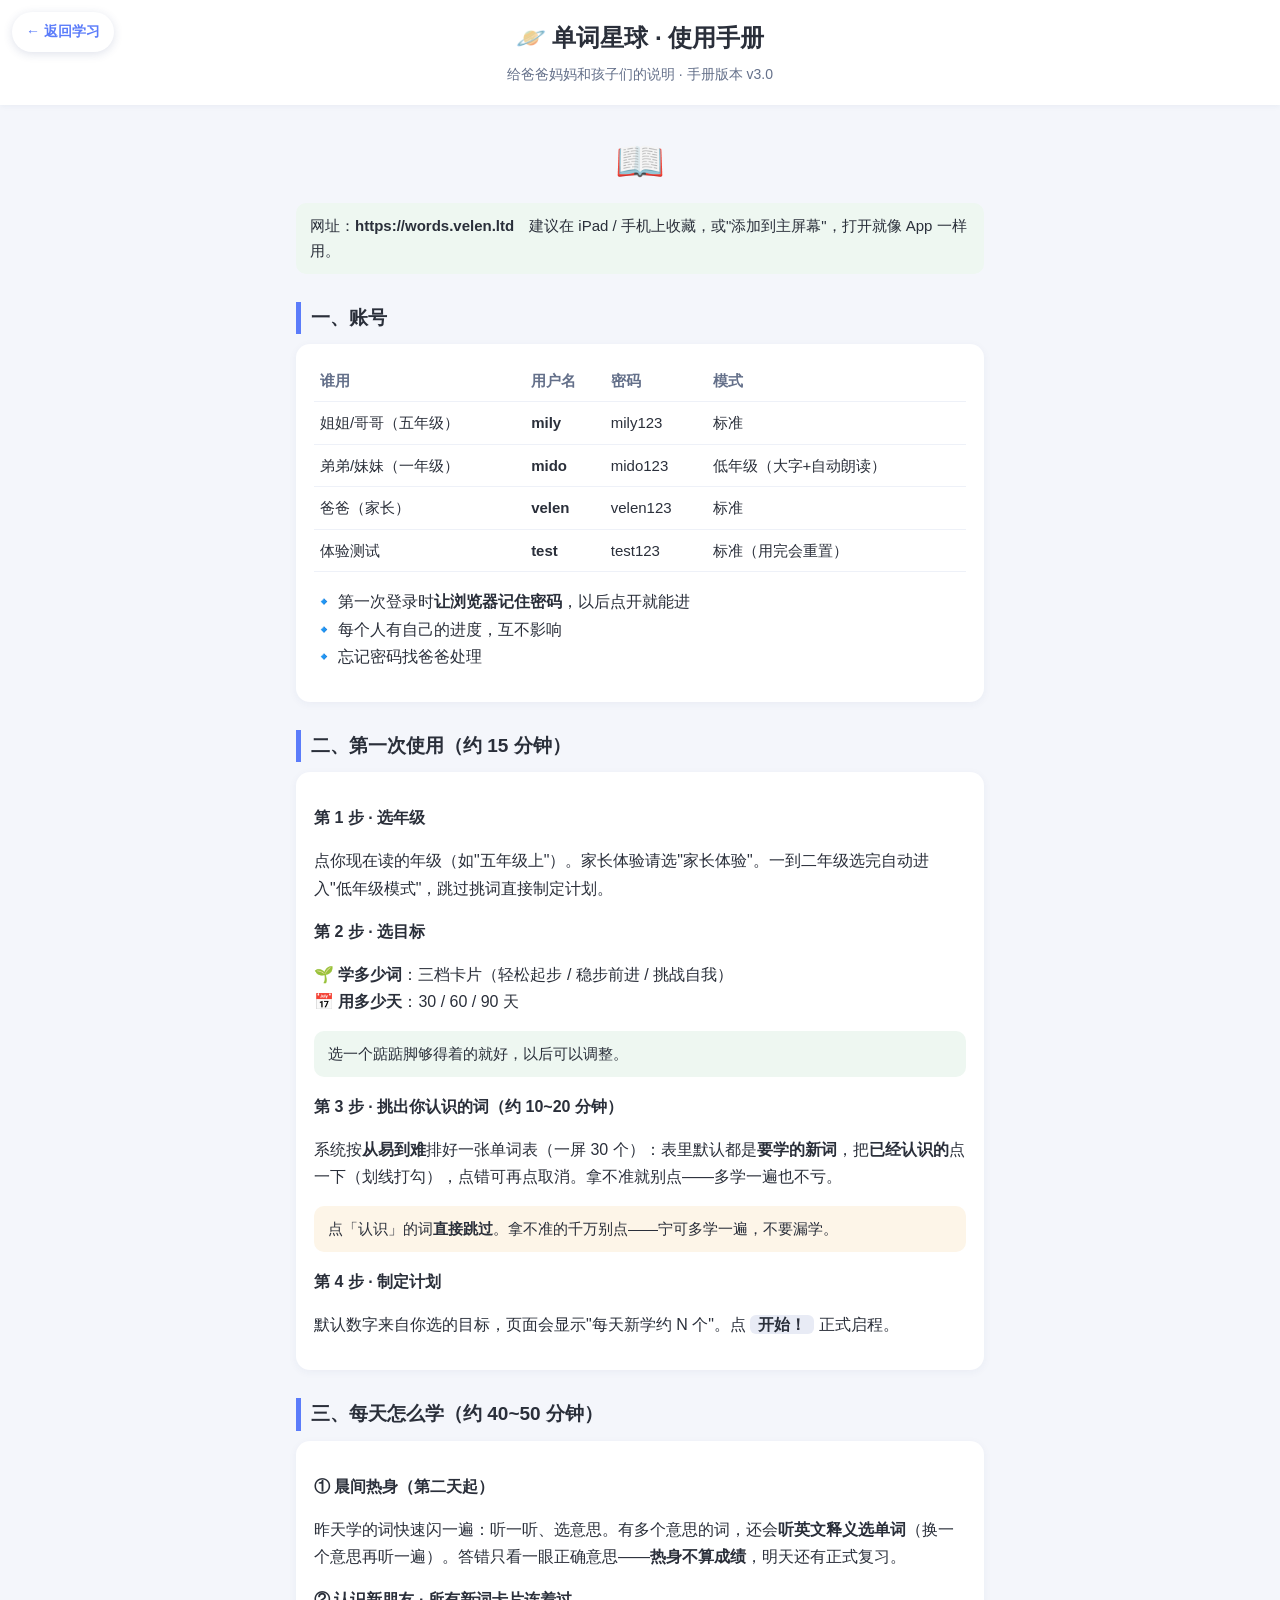
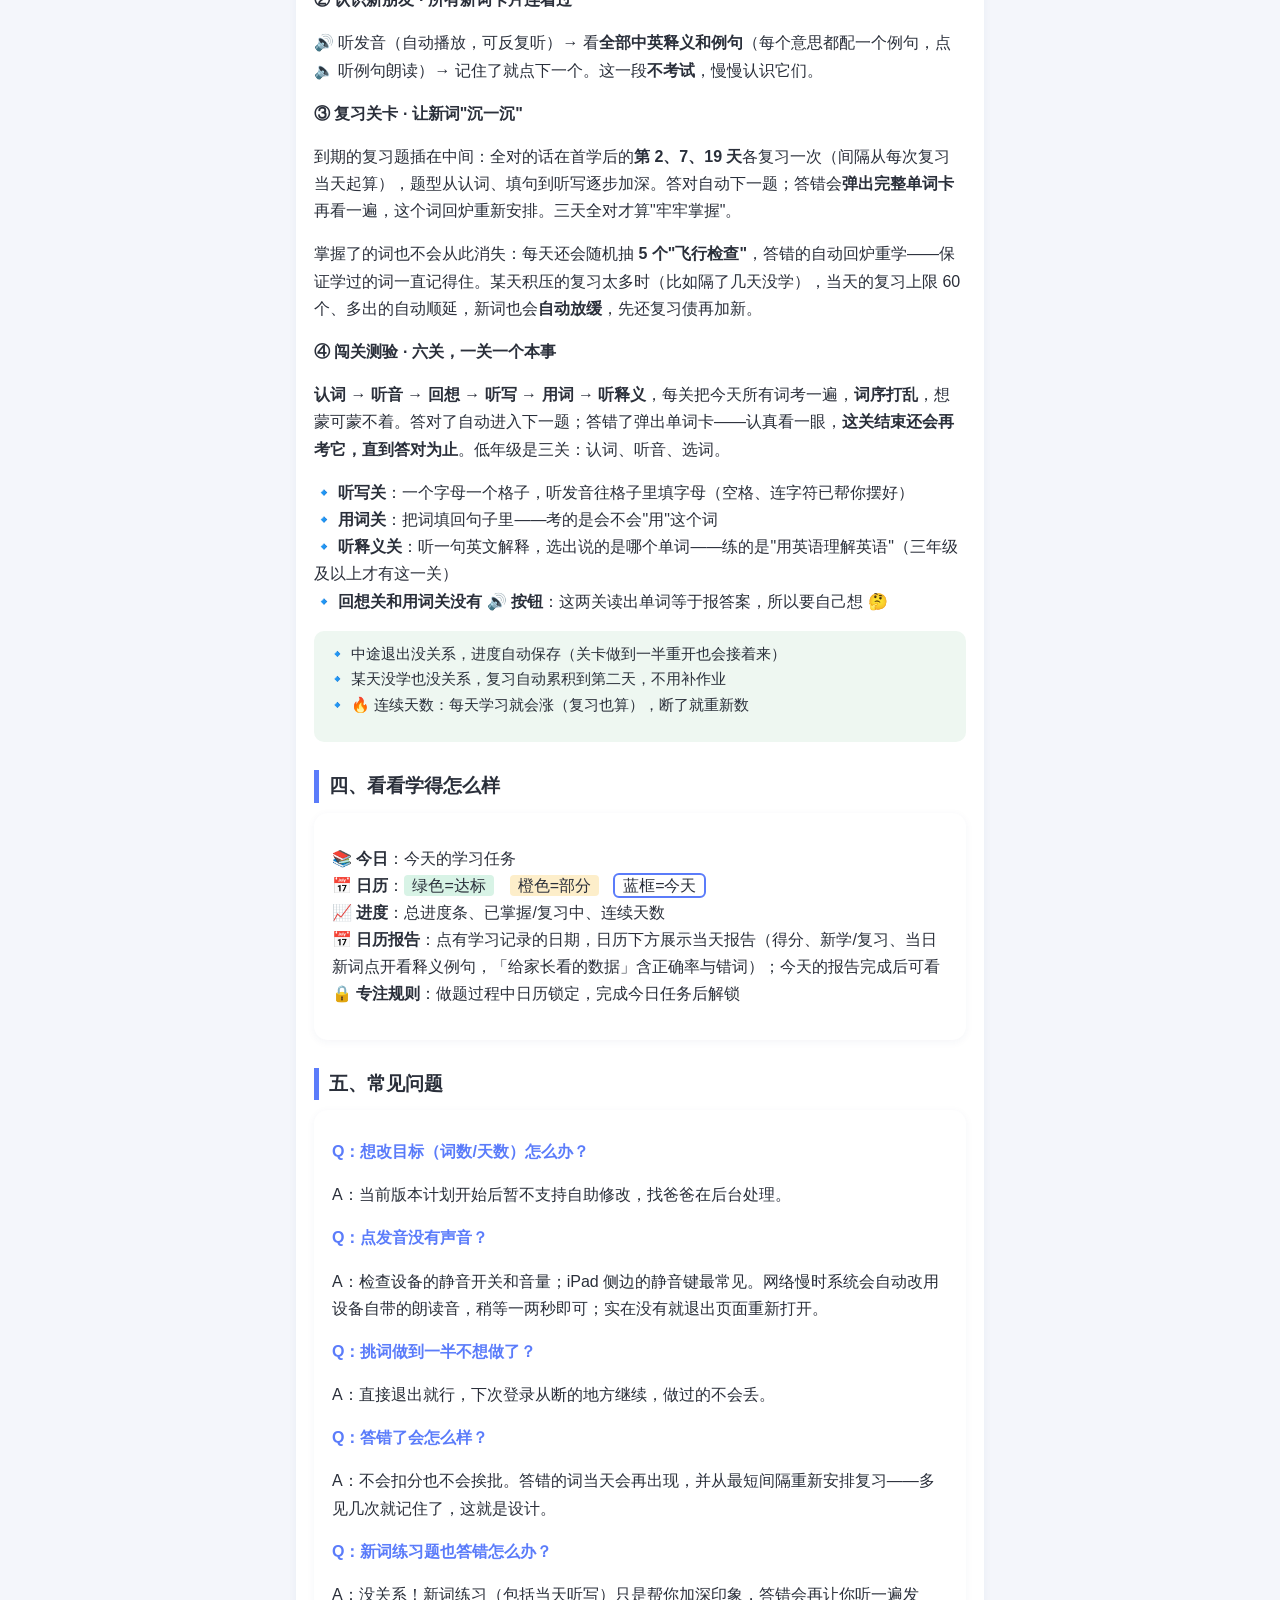
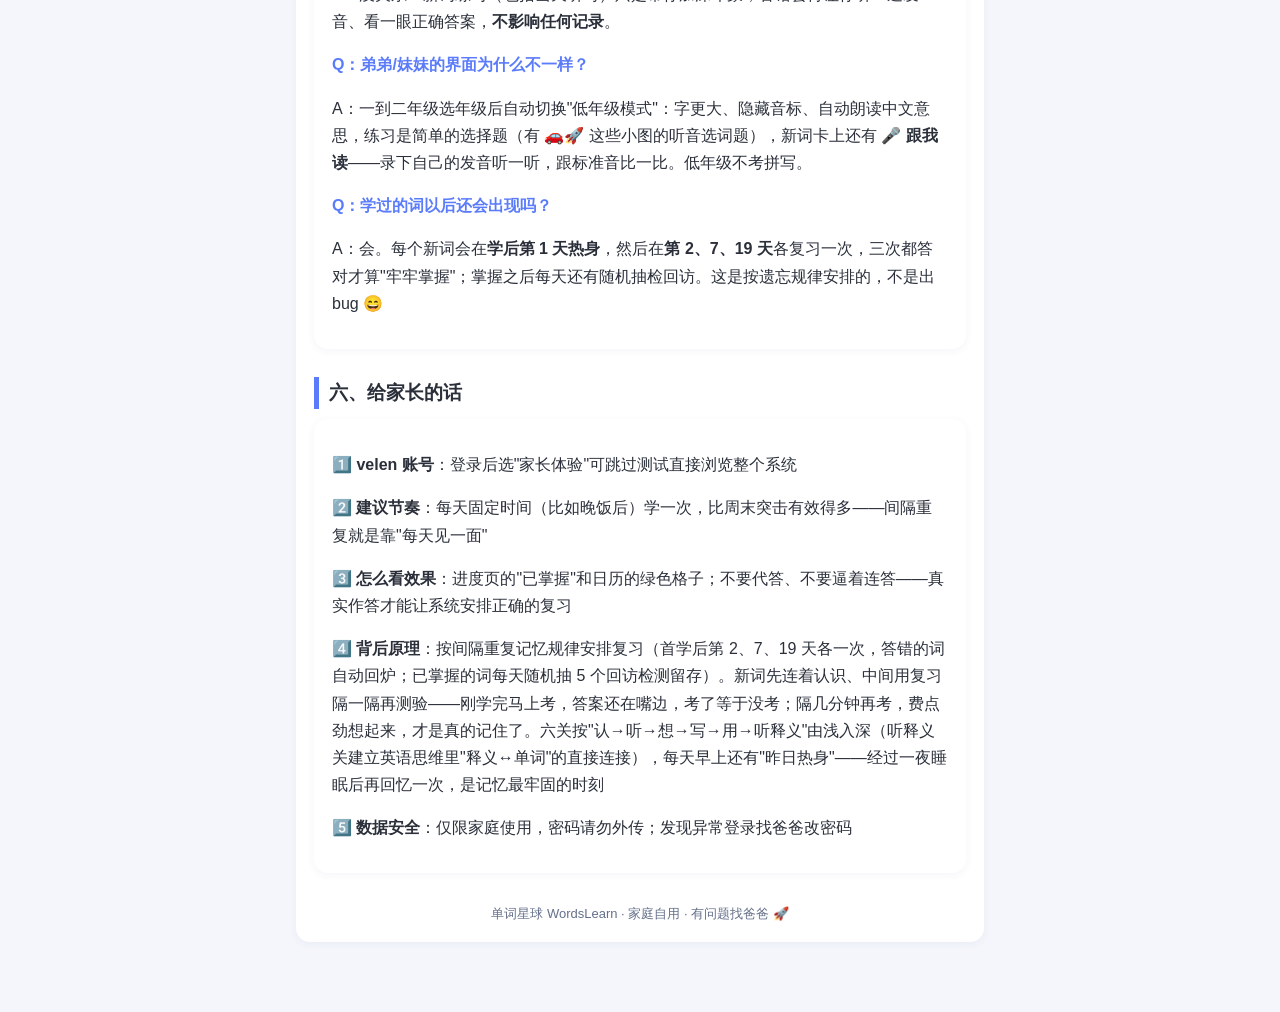
<file: app/static/help.html>
<!DOCTYPE html>
<html lang="zh-CN">
<head>
<meta charset="UTF-8">
<meta name="viewport" content="width=device-width, initial-scale=1.0">
<title>使用手册 · 单词星球</title>
<style>
:root { --primary:#5b7cfa; --green:#34b37a; --orange:#f5a623; --muted:#64708a; --bg:#f4f6fb; }
* { box-sizing:border-box; }
body { margin:0; font-family:-apple-system,"PingFang SC","Microsoft YaHei",sans-serif; background:var(--bg); color:#2a2f3a; line-height:1.7; }
.wrap { max-width:720px; margin:0 auto; padding:16px 16px 60px; }
header { background:#fff; padding:18px 16px; text-align:center; box-shadow:0 1px 6px rgba(40,60,120,.06); }
header h1 { margin:0; font-size:24px; }
header p { margin:4px 0 0; color:var(--muted); font-size:14px; }
h2 { font-size:19px; margin:28px 0 8px; padding-left:10px; border-left:5px solid var(--primary); }
h3 { font-size:16px; margin:16px 0 4px; }
.card { background:#fff; border-radius:14px; padding:16px 18px; margin:10px 0; box-shadow:0 2px 8px rgba(40,60,120,.05); }
table { width:100%; border-collapse:collapse; font-size:15px; }
th,td { padding:8px 6px; border-bottom:1px solid #eef1f8; text-align:left; }
th { color:var(--muted); font-weight:600; }
.tip { background:#eef7f1; border-radius:10px; padding:10px 14px; margin:8px 0; font-size:15px; }
.warn { background:#fdf5e8; border-radius:10px; padding:10px 14px; margin:8px 0; font-size:15px; }
.q { font-weight:700; color:var(--primary); margin-top:12px; }
.kbd { background:#e8ebf5; border-radius:6px; padding:1px 8px; font-weight:600; }
footer { text-align:center; color:var(--muted); font-size:13px; margin-top:30px; }
a { color:var(--primary); }
.big-emoji { font-size:40px; text-align:center; margin:6px 0; }
.back-float { position:fixed; top:12px; left:12px; z-index:10; background:#fff; color:var(--primary); font-weight:700; text-decoration:none; border-radius:20px; padding:8px 14px; box-shadow:0 2px 10px rgba(40,60,120,.15); font-size:14px; }
</style>
</head>
<body>
<a href="/" class="back-float" onclick="if(document.referrer){history.back();return false}">← 返回学习</a>
<header>
  <h1>🪐 单词星球 · 使用手册</h1>
  <p>给爸爸妈妈和孩子们的说明 · 手册版本 v3.0</p>
</header>
<div class="wrap">

<div class="big-emoji">📖</div>
<div class="tip">网址：<b>https://words.velen.ltd</b>　建议在 iPad / 手机上收藏，或"添加到主屏幕"，打开就像 App 一样用。</div>

<h2>一、账号</h2>
<div class="card">
<table>
<tr><th>谁用</th><th>用户名</th><th>密码</th><th>模式</th></tr>
<tr><td>姐姐/哥哥（五年级）</td><td><b>mily</b></td><td>mily123</td><td>标准</td></tr>
<tr><td>弟弟/妹妹（一年级）</td><td><b>mido</b></td><td>mido123</td><td>低年级（大字+自动朗读）</td></tr>
<tr><td>爸爸（家长）</td><td><b>velen</b></td><td>velen123</td><td>标准</td></tr>
<tr><td>体验测试</td><td><b>test</b></td><td>test123</td><td>标准（用完会重置）</td></tr>
</table>
<p>🔹 第一次登录时<b>让浏览器记住密码</b>，以后点开就能进<br>
🔹 每个人有自己的进度，互不影响<br>
🔹 忘记密码找爸爸处理</p>
</div>

<h2>二、第一次使用（约 15 分钟）</h2>
<div class="card">
<h3>第 1 步 · 选年级</h3>
<p>点你现在读的年级（如"五年级上"）。家长体验请选"家长体验"。一到二年级选完自动进入"低年级模式"，跳过挑词直接制定计划。</p>
<h3>第 2 步 · 选目标</h3>
<p>🌱 <b>学多少词</b>：三档卡片（轻松起步 / 稳步前进 / 挑战自我）<br>
📅 <b>用多少天</b>：30 / 60 / 90 天</p>
<p class="tip">选一个踮踮脚够得着的就好，以后可以调整。</p>
<h3>第 3 步 · 挑出你认识的词（约 10~20 分钟）</h3>
<p>系统按<b>从易到难</b>排好一张单词表（一屏 30 个）：表里默认都是<b>要学的新词</b>，把<b>已经认识的</b>点一下（划线打勾），点错可再点取消。拿不准就别点——多学一遍也不亏。</p>
<p class="warn">点「认识」的词<b>直接跳过</b>。拿不准的千万别点——宁可多学一遍，不要漏学。</p>
<h3>第 4 步 · 制定计划</h3>
<p>默认数字来自你选的目标，页面会显示"每天新学约 N 个"。点 <span class="kbd">开始！</span> 正式启程。</p>
</div>

<h2>三、每天怎么学（约 40~50 分钟）</h2>
<div class="card">
<h3>① 晨间热身（第二天起）</h3>
<p>昨天学的词快速闪一遍：听一听、选意思。有多个意思的词，还会<b>听英文释义选单词</b>（换一个意思再听一遍）。答错只看一眼正确意思——<b>热身不算成绩</b>，明天还有正式复习。</p>
<h3>② 认识新朋友 · 所有新词卡片连着过</h3>
<p>🔊 听发音（自动播放，可反复听）→ 看<b>全部中英释义和例句</b>（每个意思都配一个例句，点 🔈 听例句朗读）→ 记住了就点下一个。这一段<b>不考试</b>，慢慢认识它们。</p>
<h3>③ 复习关卡 · 让新词"沉一沉"</h3>
<p>到期的复习题插在中间：全对的话在首学后的<b>第 2、7、19 天</b>各复习一次（间隔从每次复习当天起算），题型从认词、填句到听写逐步加深。答对自动下一题；答错会<b>弹出完整单词卡</b>再看一遍，这个词回炉重新安排。三天全对才算"牢牢掌握"。</p>
<p>掌握了的词也不会从此消失：每天还会随机抽 <b>5 个"飞行检查"</b>，答错的自动回炉重学——保证学过的词一直记得住。某天积压的复习太多时（比如隔了几天没学），当天的复习上限 60 个、多出的自动顺延，新词也会<b>自动放缓</b>，先还复习债再加新。</p>
<h3>④ 闯关测验 · 六关，一关一个本事</h3>
<p><b>认词 → 听音 → 回想 → 听写 → 用词 → 听释义</b>，每关把今天所有词考一遍，<b>词序打乱</b>，想蒙可蒙不着。答对了自动进入下一题；答错了弹出单词卡——认真看一眼，<b>这关结束还会再考它，直到答对为止</b>。低年级是三关：认词、听音、选词。</p>
<p>🔹 <b>听写关</b>：一个字母一个格子，听发音往格子里填字母（空格、连字符已帮你摆好）<br>
🔹 <b>用词关</b>：把词填回句子里——考的是会不会"用"这个词<br>
🔹 <b>听释义关</b>：听一句英文解释，选出说的是哪个单词——练的是"用英语理解英语"（三年级及以上才有这一关）<br>
🔹 <b>回想关和用词关没有 🔊 按钮</b>：这两关读出单词等于报答案，所以要自己想 🤔</p>
<div class="tip">🔹 中途退出没关系，进度自动保存（关卡做到一半重开也会接着来）<br>
🔹 某天没学也没关系，复习自动累积到第二天，不用补作业<br>
🔹 🔥 连续天数：每天学习就会涨（复习也算），断了就重新数</p>
</div>

<h2>四、看看学得怎么样</h2>
<div class="card">
<p>📚 <b>今日</b>：今天的学习任务<br>
📅 <b>日历</b>：<span style="background:#d8f3e6;padding:2px 8px;border-radius:4px">绿色=达标</span>　<span style="background:#fdeeca;padding:2px 8px;border-radius:4px">橙色=部分</span>　<span style="outline:2px solid var(--primary);padding:2px 8px;border-radius:4px">蓝框=今天</span><br>
📈 <b>进度</b>：总进度条、已掌握/复习中、连续天数<br>
📅 <b>日历报告</b>：点有学习记录的日期，日历下方展示当天报告（得分、新学/复习、当日新词点开看释义例句，「给家长看的数据」含正确率与错词）；今天的报告完成后可看<br>
🔒 <b>专注规则</b>：做题过程中日历锁定，完成今日任务后解锁</p>
</div>

<h2>五、常见问题</h2>
<div class="card">
<p class="q">Q：想改目标（词数/天数）怎么办？</p>
<p>A：当前版本计划开始后暂不支持自助修改，找爸爸在后台处理。</p>
<p class="q">Q：点发音没有声音？</p>
<p>A：检查设备的静音开关和音量；iPad 侧边的静音键最常见。网络慢时系统会自动改用设备自带的朗读音，稍等一两秒即可；实在没有就退出页面重新打开。</p>
<p class="q">Q：挑词做到一半不想做了？</p>
<p>A：直接退出就行，下次登录从断的地方继续，做过的不会丢。</p>
<p class="q">Q：答错了会怎么样？</p>
<p>A：不会扣分也不会挨批。答错的词当天会再出现，并从最短间隔重新安排复习——多见几次就记住了，这就是设计。</p>
<p class="q">Q：新词练习题也答错怎么办？</p>
<p>A：没关系！新词练习（包括当天听写）只是帮你加深印象，答错会再让你听一遍发音、看一眼正确答案，<b>不影响任何记录</b>。</p>
<p class="q">Q：弟弟/妹妹的界面为什么不一样？</p>
<p>A：一到二年级选年级后自动切换"低年级模式"：字更大、隐藏音标、自动朗读中文意思，练习是简单的选择题（有 🚗🚀 这些小图的听音选词题），新词卡上还有 <b>🎤 跟我读</b>——录下自己的发音听一听，跟标准音比一比。低年级不考拼写。</p>
<p class="q">Q：学过的词以后还会出现吗？</p>
<p>A：会。每个新词会在<b>学后第 1 天热身</b>，然后在<b>第 2、7、19 天</b>各复习一次，三次都答对才算"牢牢掌握"；掌握之后每天还有随机抽检回访。这是按遗忘规律安排的，不是出 bug 😄</p>
</div>

<h2>六、给家长的话</h2>
<div class="card">
<p>1️⃣ <b>velen 账号</b>：登录后选"家长体验"可跳过测试直接浏览整个系统</p>
<p>2️⃣ <b>建议节奏</b>：每天固定时间（比如晚饭后）学一次，比周末突击有效得多——间隔重复就是靠"每天见一面"</p>
<p>3️⃣ <b>怎么看效果</b>：进度页的"已掌握"和日历的绿色格子；不要代答、不要逼着连答——真实作答才能让系统安排正确的复习</p>
<p>4️⃣ <b>背后原理</b>：按间隔重复记忆规律安排复习（首学后第 2、7、19 天各一次，答错的词自动回炉；已掌握的词每天随机抽 5 个回访检测留存）。新词先连着认识、中间用复习隔一隔再测验——刚学完马上考，答案还在嘴边，考了等于没考；隔几分钟再考，费点劲想起来，才是真的记住了。六关按"认→听→想→写→用→听释义"由浅入深（听释义关建立英语思维里"释义↔单词"的直接连接），每天早上还有"昨日热身"——经过一夜睡眠后再回忆一次，是记忆最牢固的时刻</p>
<p>5️⃣ <b>数据安全</b>：仅限家庭使用，密码请勿外传；发现异常登录找爸爸改密码</p>
</div>

<footer>单词星球 WordsLearn · 家庭自用 · 有问题找爸爸 🚀</footer>
</div>
</body>
</html>
</file>
